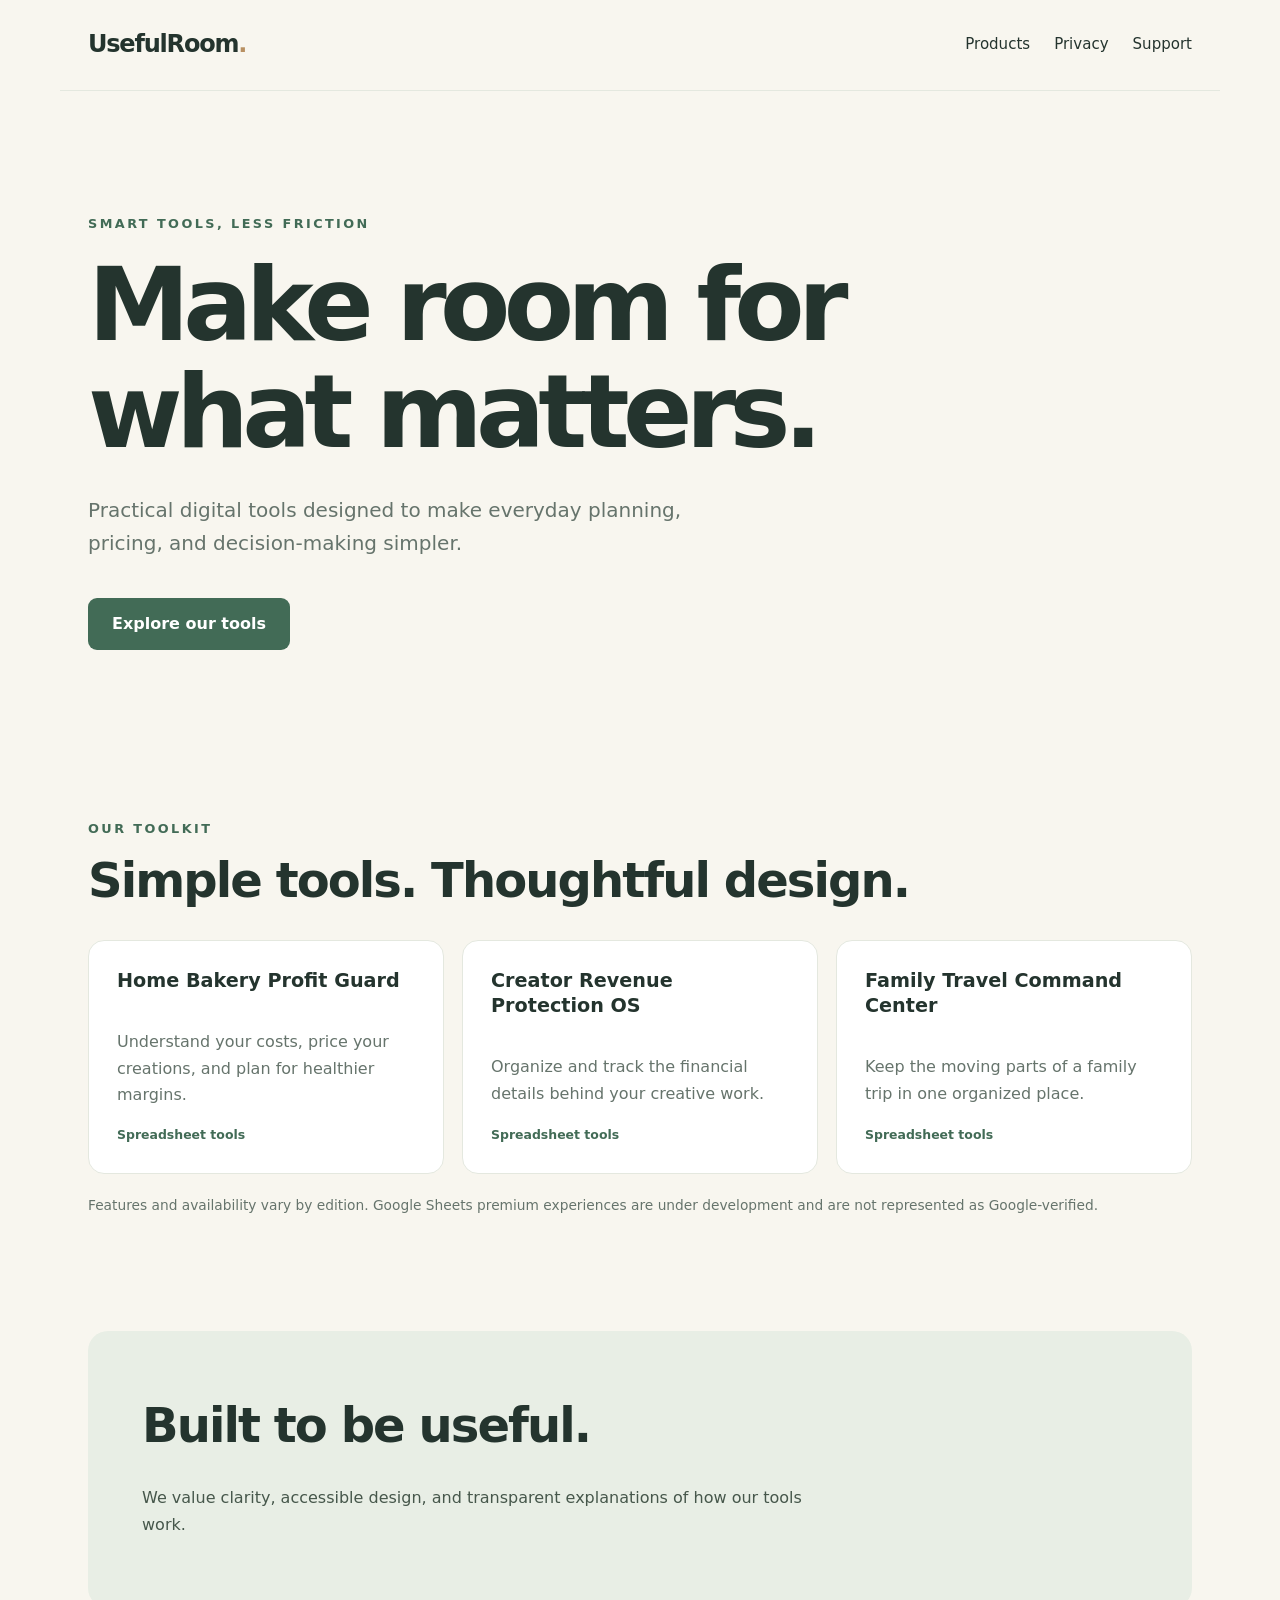
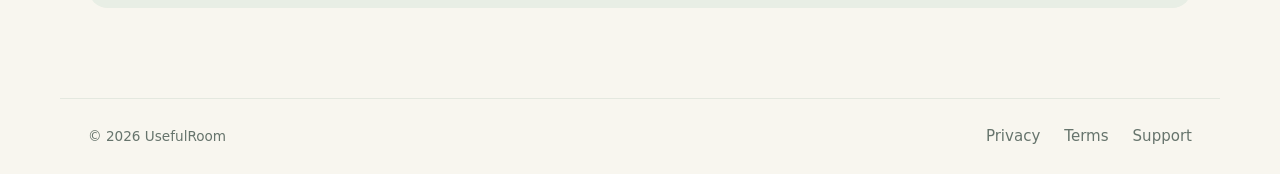
<file: index.html>
<!doctype html><html lang="en"><head><meta charset="utf-8"><meta name="viewport" content="width=device-width,initial-scale=1"><title>UsefulRoom | Practical digital tools</title><meta name="description" content="UsefulRoom creates practical digital tools for everyday work and small businesses."><meta name="p:domain_verify" content="693026ecb6acda27d7c86af2f92ef0dd"><meta name="verification" content="ebb616c4e70541afa64ad4b65485a61d"><link rel="stylesheet" href="/styles.css">
<link rel="canonical" href="https://usefulroom.com/">
</head><body><header><a class="logo" href="/">UsefulRoom<span>.</span></a><nav><a href="/#products">Products</a><a href="/privacy.html">Privacy</a><a href="/support.html">Support</a></nav></header><main><section class="hero"><p class="eyebrow">SMART TOOLS, LESS FRICTION</p><h1>Make room for what matters.</h1><p>Practical digital tools designed to make everyday planning, pricing, and decision-making simpler.</p><a class="button" href="#products">Explore our tools</a></section><section id="products"><p class="eyebrow">OUR TOOLKIT</p><h2>Simple tools. Thoughtful design.</h2><div class="cards"><article><h3>Home Bakery Profit Guard</h3><p>Understand your costs, price your creations, and plan for healthier margins.</p><span class="tag">Spreadsheet tools</span></article><article><h3>Creator Revenue Protection OS</h3><p>Organize and track the financial details behind your creative work.</p><span class="tag">Spreadsheet tools</span></article><article><h3>Family Travel Command Center</h3><p>Keep the moving parts of a family trip in one organized place.</p><span class="tag">Spreadsheet tools</span></article></div><p class="note">Features and availability vary by edition. Google Sheets premium experiences are under development and are not represented as Google-verified.</p></section><section class="statement"><h2>Built to be useful.</h2><p>We value clarity, accessible design, and transparent explanations of how our tools work.</p></section></main><footer><span>© 2026 UsefulRoom</span><div><a href="/privacy.html">Privacy</a><a href="/terms.html">Terms</a><a href="/support.html">Support</a></div></footer></body></html>
</file>
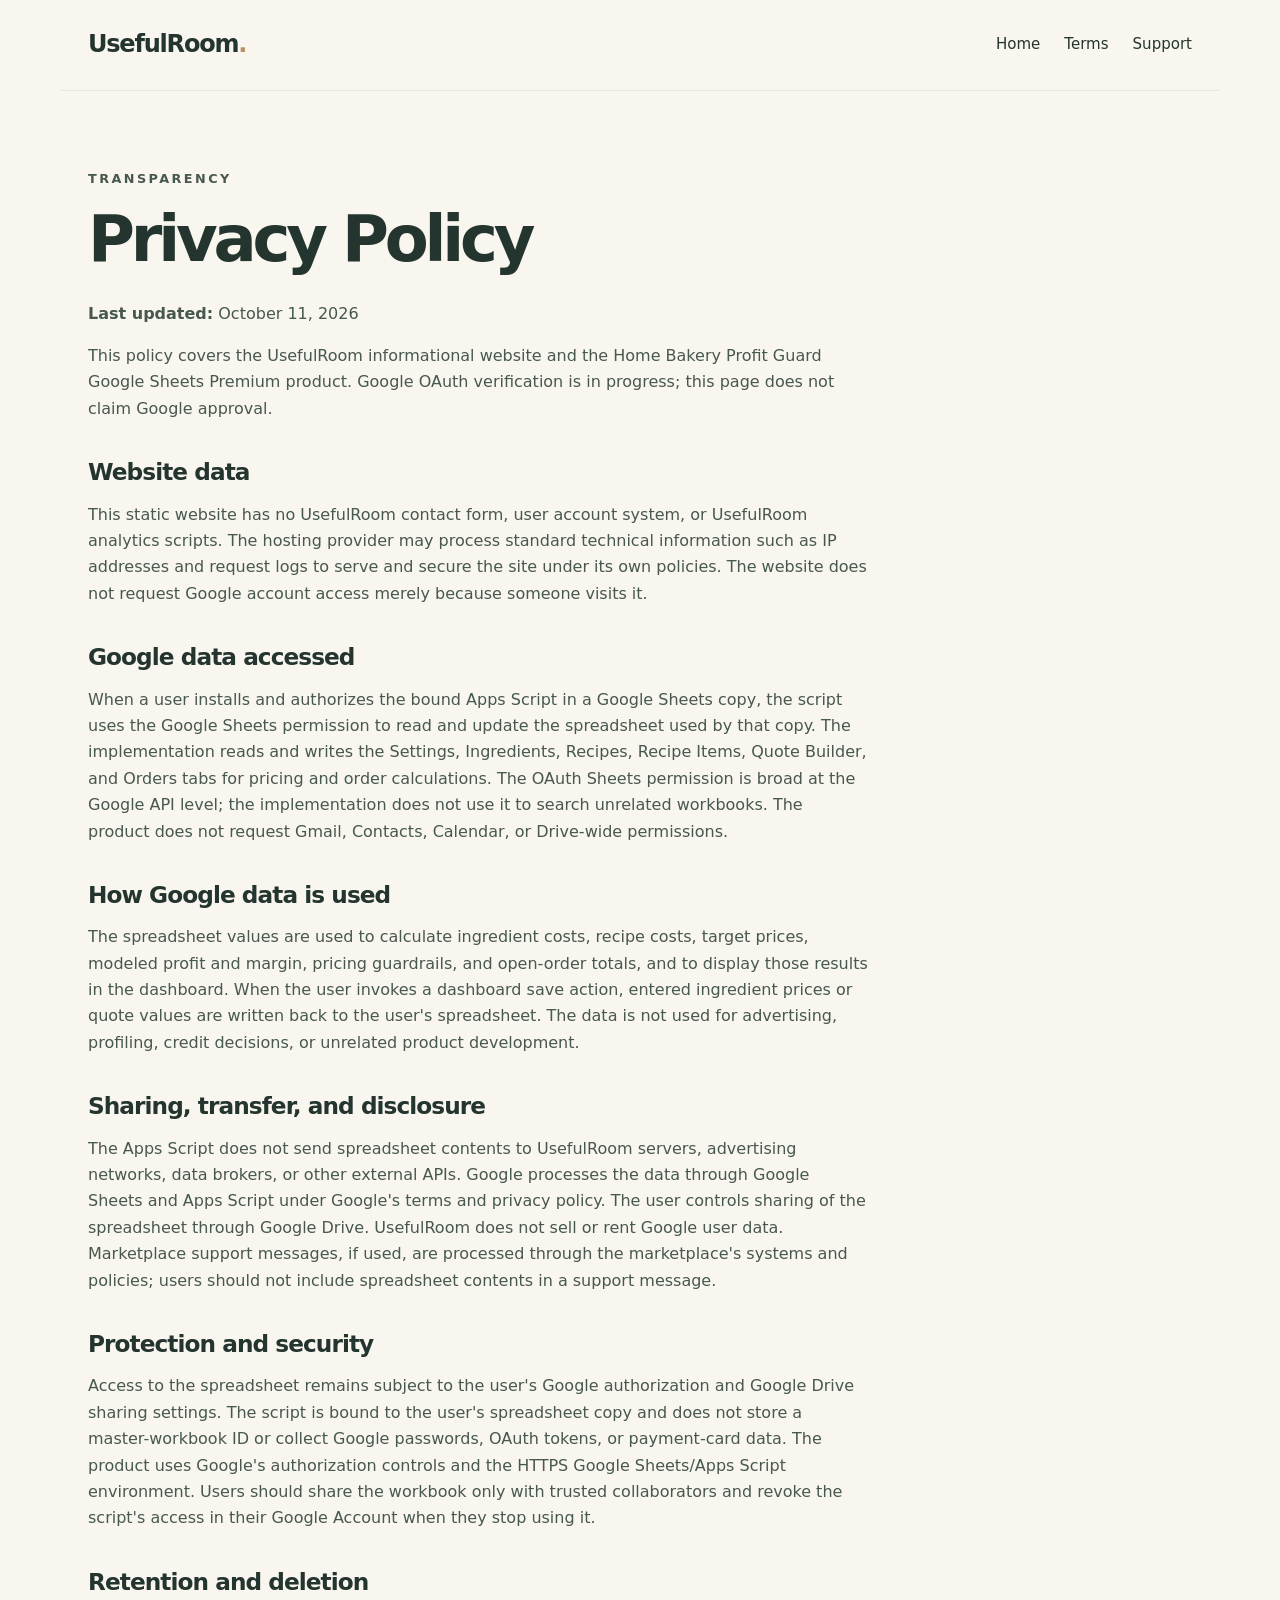
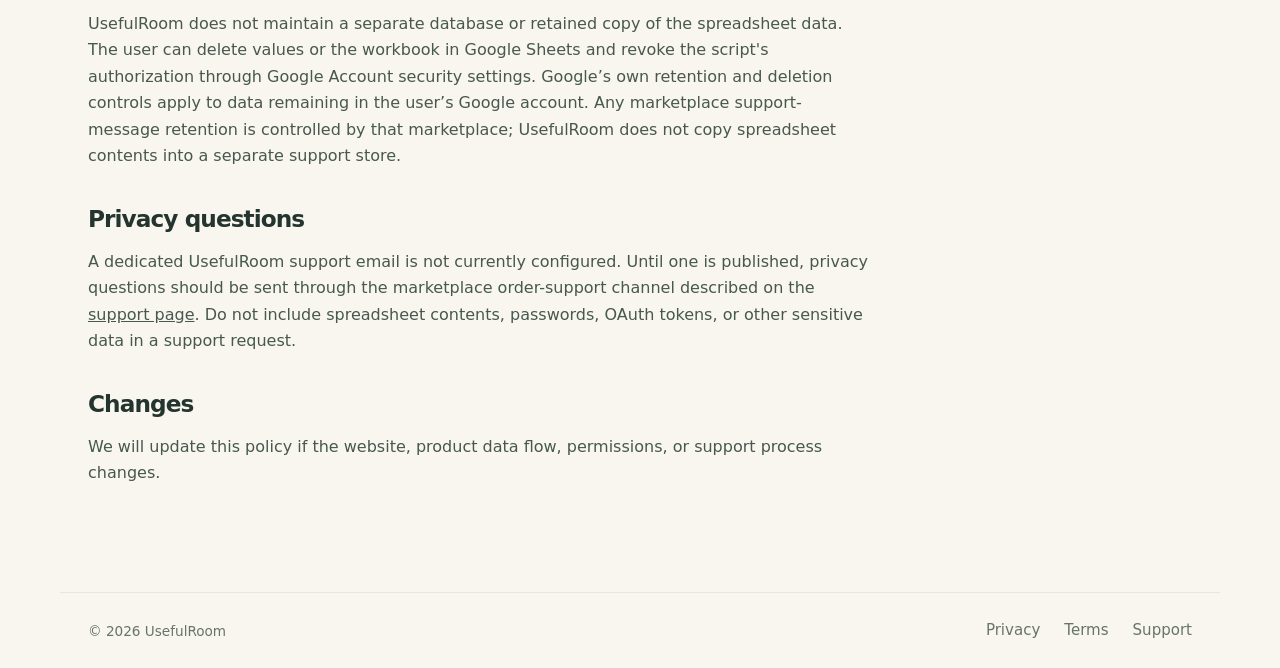
<file: privacy.html>
<!doctype html><html lang="en"><head><meta charset="utf-8"><meta name="viewport" content="width=device-width,initial-scale=1"><title>Privacy Policy | UsefulRoom</title><link rel="stylesheet" href="/styles.css">
<link rel="canonical" href="https://usefulroom.com/privacy">
<meta name="description" content="How UsefulRoom handles website and Google-connected product data, permissions, retention and privacy requests.">
</head><body><header><a class="logo" href="/">UsefulRoom<span>.</span></a><nav><a href="/">Home</a><a href="/terms.html">Terms</a><a href="/support.html">Support</a></nav></header><main><article class="document"><p class="eyebrow">TRANSPARENCY</p><h1>Privacy Policy</h1><p><strong>Last updated:</strong> October 11, 2026</p><p>This policy covers the UsefulRoom informational website and the Home Bakery Profit Guard Google Sheets Premium product. Google OAuth verification is in progress; this page does not claim Google approval.</p><h2>Website data</h2><p>This static website has no UsefulRoom contact form, user account system, or UsefulRoom analytics scripts. The hosting provider may process standard technical information such as IP addresses and request logs to serve and secure the site under its own policies. The website does not request Google account access merely because someone visits it.</p><h2>Google data accessed</h2><p>When a user installs and authorizes the bound Apps Script in a Google Sheets copy, the script uses the Google Sheets permission to read and update the spreadsheet used by that copy. The implementation reads and writes the Settings, Ingredients, Recipes, Recipe Items, Quote Builder, and Orders tabs for pricing and order calculations. The OAuth Sheets permission is broad at the Google API level; the implementation does not use it to search unrelated workbooks. The product does not request Gmail, Contacts, Calendar, or Drive-wide permissions.</p><h2>How Google data is used</h2><p>The spreadsheet values are used to calculate ingredient costs, recipe costs, target prices, modeled profit and margin, pricing guardrails, and open-order totals, and to display those results in the dashboard. When the user invokes a dashboard save action, entered ingredient prices or quote values are written back to the user's spreadsheet. The data is not used for advertising, profiling, credit decisions, or unrelated product development.</p><h2>Sharing, transfer, and disclosure</h2><p>The Apps Script does not send spreadsheet contents to UsefulRoom servers, advertising networks, data brokers, or other external APIs. Google processes the data through Google Sheets and Apps Script under Google's terms and privacy policy. The user controls sharing of the spreadsheet through Google Drive. UsefulRoom does not sell or rent Google user data. Marketplace support messages, if used, are processed through the marketplace's systems and policies; users should not include spreadsheet contents in a support message.</p><h2>Protection and security</h2><p>Access to the spreadsheet remains subject to the user's Google authorization and Google Drive sharing settings. The script is bound to the user's spreadsheet copy and does not store a master-workbook ID or collect Google passwords, OAuth tokens, or payment-card data. The product uses Google's authorization controls and the HTTPS Google Sheets/Apps Script environment. Users should share the workbook only with trusted collaborators and revoke the script's access in their Google Account when they stop using it.</p><h2>Retention and deletion</h2><p>UsefulRoom does not maintain a separate database or retained copy of the spreadsheet data. The user can delete values or the workbook in Google Sheets and revoke the script's authorization through Google Account security settings. Google’s own retention and deletion controls apply to data remaining in the user’s Google account. Any marketplace support-message retention is controlled by that marketplace; UsefulRoom does not copy spreadsheet contents into a separate support store.</p><h2>Privacy questions</h2><p>A dedicated UsefulRoom support email is not currently configured. Until one is published, privacy questions should be sent through the marketplace order-support channel described on the <a href="/support.html">support page</a>. Do not include spreadsheet contents, passwords, OAuth tokens, or other sensitive data in a support request.</p><h2>Changes</h2><p>We will update this policy if the website, product data flow, permissions, or support process changes.</p></article></main><footer><span>© 2026 UsefulRoom</span><div><a href="/privacy.html">Privacy</a><a href="/terms.html">Terms</a><a href="/support.html">Support</a></div></footer></body></html>
</file>
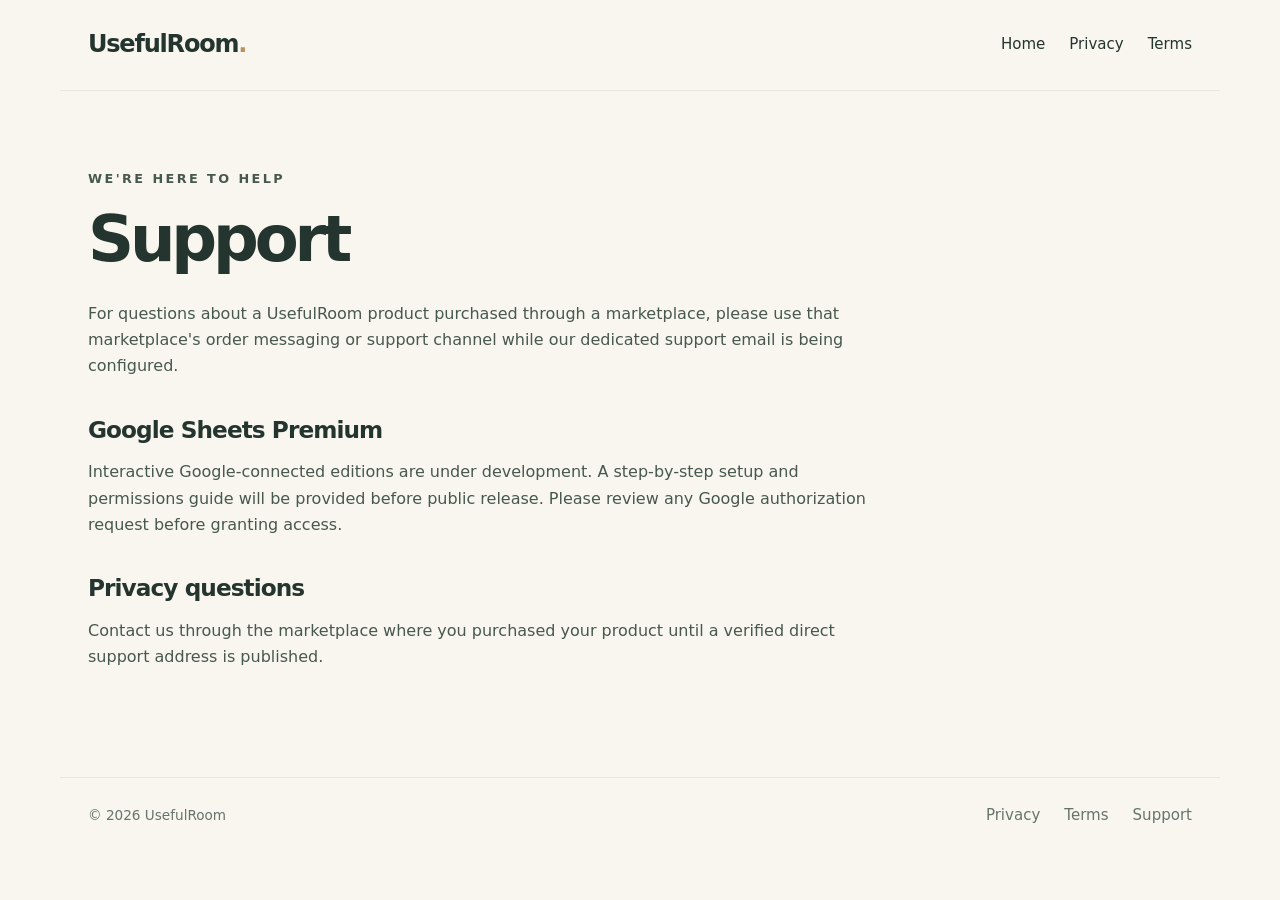
<file: support.html>
<!doctype html><html lang="en"><head><meta charset="utf-8"><meta name="viewport" content="width=device-width,initial-scale=1"><title>Support | UsefulRoom</title><link rel="stylesheet" href="/styles.css">
<link rel="canonical" href="https://usefulroom.com/support">
<meta name="description" content="Support information for UsefulRoom digital tools and the status of Google Sheets Premium setup.">
</head><body><header><a class="logo" href="/">UsefulRoom<span>.</span></a><nav><a href="/">Home</a><a href="/privacy.html">Privacy</a><a href="/terms.html">Terms</a></nav></header><main><article class="document"><p class="eyebrow">WE'RE HERE TO HELP</p><h1>Support</h1><p>For questions about a UsefulRoom product purchased through a marketplace, please use that marketplace's order messaging or support channel while our dedicated support email is being configured.</p><h2>Google Sheets Premium</h2><p>Interactive Google-connected editions are under development. A step-by-step setup and permissions guide will be provided before public release. Please review any Google authorization request before granting access.</p><h2>Privacy questions</h2><p>Contact us through the marketplace where you purchased your product until a verified direct support address is published.</p></article></main><footer><span>© 2026 UsefulRoom</span><div><a href="/privacy.html">Privacy</a><a href="/terms.html">Terms</a><a href="/support.html">Support</a></div></footer></body></html>
</file>
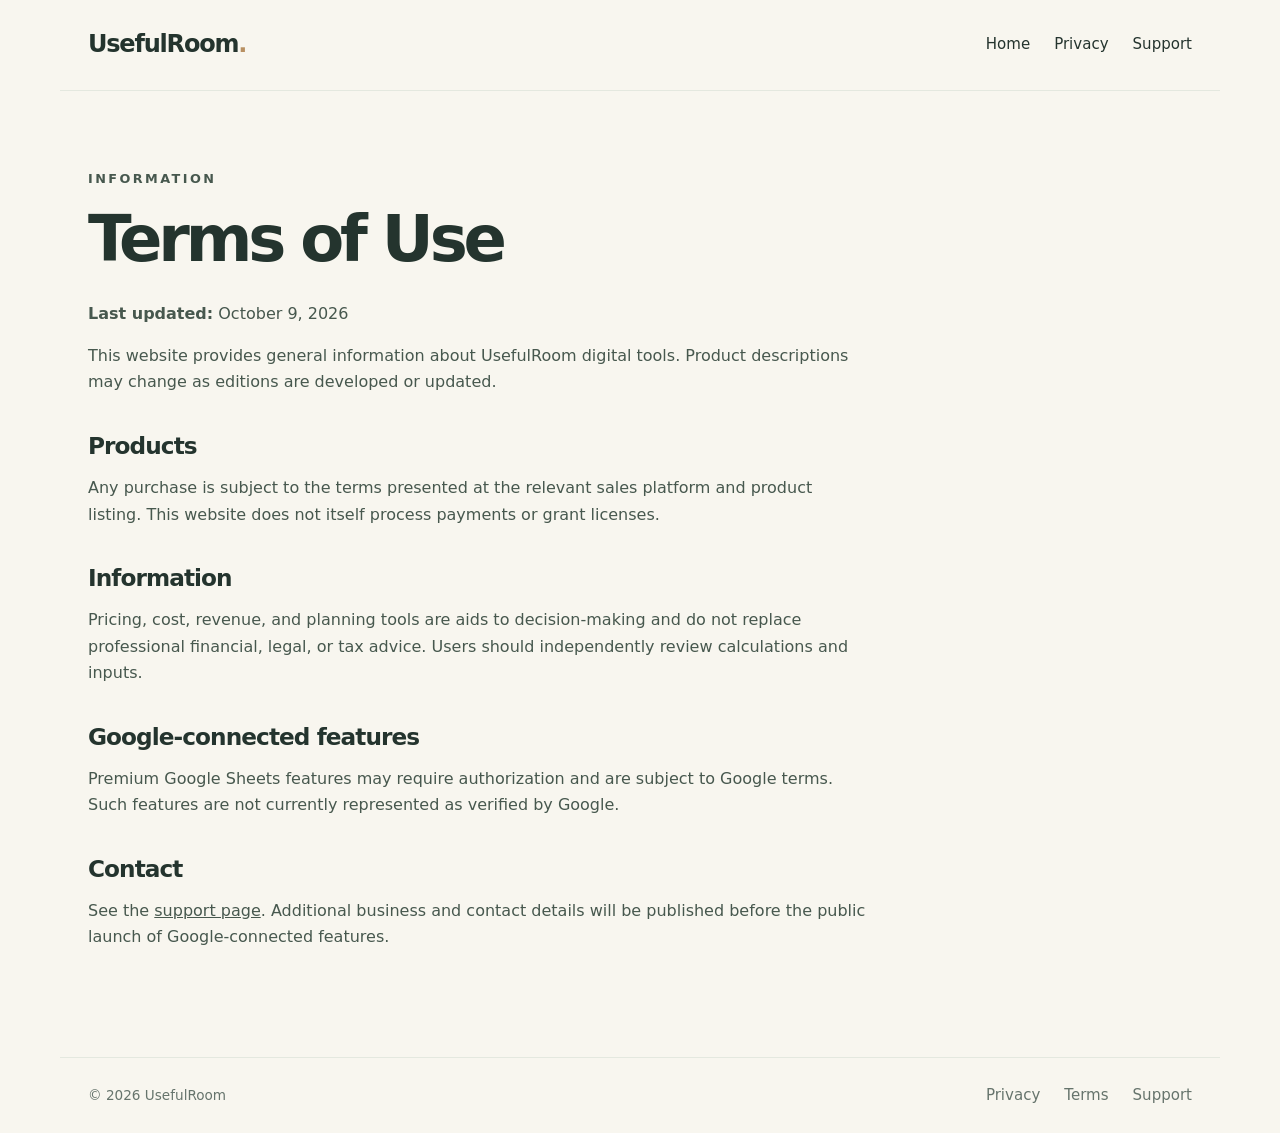
<file: terms.html>
<!doctype html><html lang="en"><head><meta charset="utf-8"><meta name="viewport" content="width=device-width,initial-scale=1"><title>Terms | UsefulRoom</title><link rel="stylesheet" href="/styles.css">
<link rel="canonical" href="https://usefulroom.com/terms">
<meta name="description" content="Terms for the UsefulRoom informational website, product purchases and Google-connected features.">
</head><body><header><a class="logo" href="/">UsefulRoom<span>.</span></a><nav><a href="/">Home</a><a href="/privacy.html">Privacy</a><a href="/support.html">Support</a></nav></header><main><article class="document"><p class="eyebrow">INFORMATION</p><h1>Terms of Use</h1><p><strong>Last updated:</strong> October 9, 2026</p><p>This website provides general information about UsefulRoom digital tools. Product descriptions may change as editions are developed or updated.</p><h2>Products</h2><p>Any purchase is subject to the terms presented at the relevant sales platform and product listing. This website does not itself process payments or grant licenses.</p><h2>Information</h2><p>Pricing, cost, revenue, and planning tools are aids to decision-making and do not replace professional financial, legal, or tax advice. Users should independently review calculations and inputs.</p><h2>Google-connected features</h2><p>Premium Google Sheets features may require authorization and are subject to Google terms. Such features are not currently represented as verified by Google.</p><h2>Contact</h2><p>See the <a href="/support.html">support page</a>. Additional business and contact details will be published before the public launch of Google-connected features.</p></article></main><footer><span>© 2026 UsefulRoom</span><div><a href="/privacy.html">Privacy</a><a href="/terms.html">Terms</a><a href="/support.html">Support</a></div></footer></body></html>
</file>
<file: styles.css>
:root{color-scheme:light;--ink:#24342e;--muted:#66746c;--cream:#f8f6ef;--green:#426b56;--line:#e4e8df}*{box-sizing:border-box}html{scroll-behavior:smooth}body{margin:0;background:var(--cream);color:var(--ink);font-family:Inter,ui-sans-serif,system-ui,-apple-system,"Segoe UI",Arial,sans-serif;line-height:1.65}a{color:inherit}header,footer{display:flex;justify-content:space-between;align-items:center;gap:1rem;max-width:1160px;margin:auto;padding:25px 28px}header{border-bottom:1px solid var(--line)}.logo{font-size:1.5rem;font-weight:800;text-decoration:none;letter-spacing:-.05em}.logo span{color:#b89062}nav,footer div{display:flex;gap:24px;flex-wrap:wrap}nav a,footer a{text-decoration:none;font-size:.94rem}nav a:hover,footer a:hover{text-decoration:underline}main{max-width:1160px;margin:auto;padding:0 28px}.hero{padding:110px 0 125px;max-width:820px}.eyebrow{font-size:.8rem;letter-spacing:.19em;font-weight:750;color:var(--green)}h1{font-size:clamp(3.2rem,8vw,6.5rem);line-height:1.05;letter-spacing:-.065em;margin:16px 0 28px}h2{font-size:clamp(2rem,4vw,3rem);line-height:1.18;letter-spacing:-.04em;margin:12px 0 32px}h3{font-size:1.2rem;line-height:1.3;margin-top:0}.hero>p:not(.eyebrow){font-size:1.25rem;max-width:620px;color:var(--muted)}.button{display:inline-block;background:var(--green);color:white;text-decoration:none;padding:13px 24px;border-radius:9px;margin-top:18px;font-weight:650}.button:hover{background:#2f5340}#products{padding:30px 0 100px}.cards{display:grid;grid-template-columns:repeat(3,minmax(0,1fr));gap:18px}.cards article{background:#fff;border:1px solid var(--line);border-radius:16px;padding:28px;min-height:230px;display:flex;flex-direction:column}.cards article p{color:var(--muted);flex:1}.tag{font-size:.78rem;color:var(--green);font-weight:700}.note{font-size:.86rem;color:var(--muted);margin-top:20px}.statement{background:#e8eee5;padding:54px;border-radius:20px;margin-bottom:90px}.statement p{max-width:660px;color:#46574b}.document{max-width:780px;padding:65px 0 90px}.document h1{font-size:clamp(2.4rem,5vw,4rem)}.document h2{font-size:1.45rem;margin:36px 0 10px}.document p,.document li{color:#47584e}footer{border-top:1px solid var(--line);font-size:.85rem;color:var(--muted)}@media(max-width:760px){header{align-items:flex-start;flex-direction:column;padding:18px 22px}main{padding:0 22px}.hero{padding:75px 0 85px}.cards{grid-template-columns:1fr}.cards article{min-height:180px}.statement{padding:30px;margin-bottom:50px}footer{align-items:flex-start;flex-direction:column;padding:25px 22px}nav,footer div{gap:16px}}
</file>
